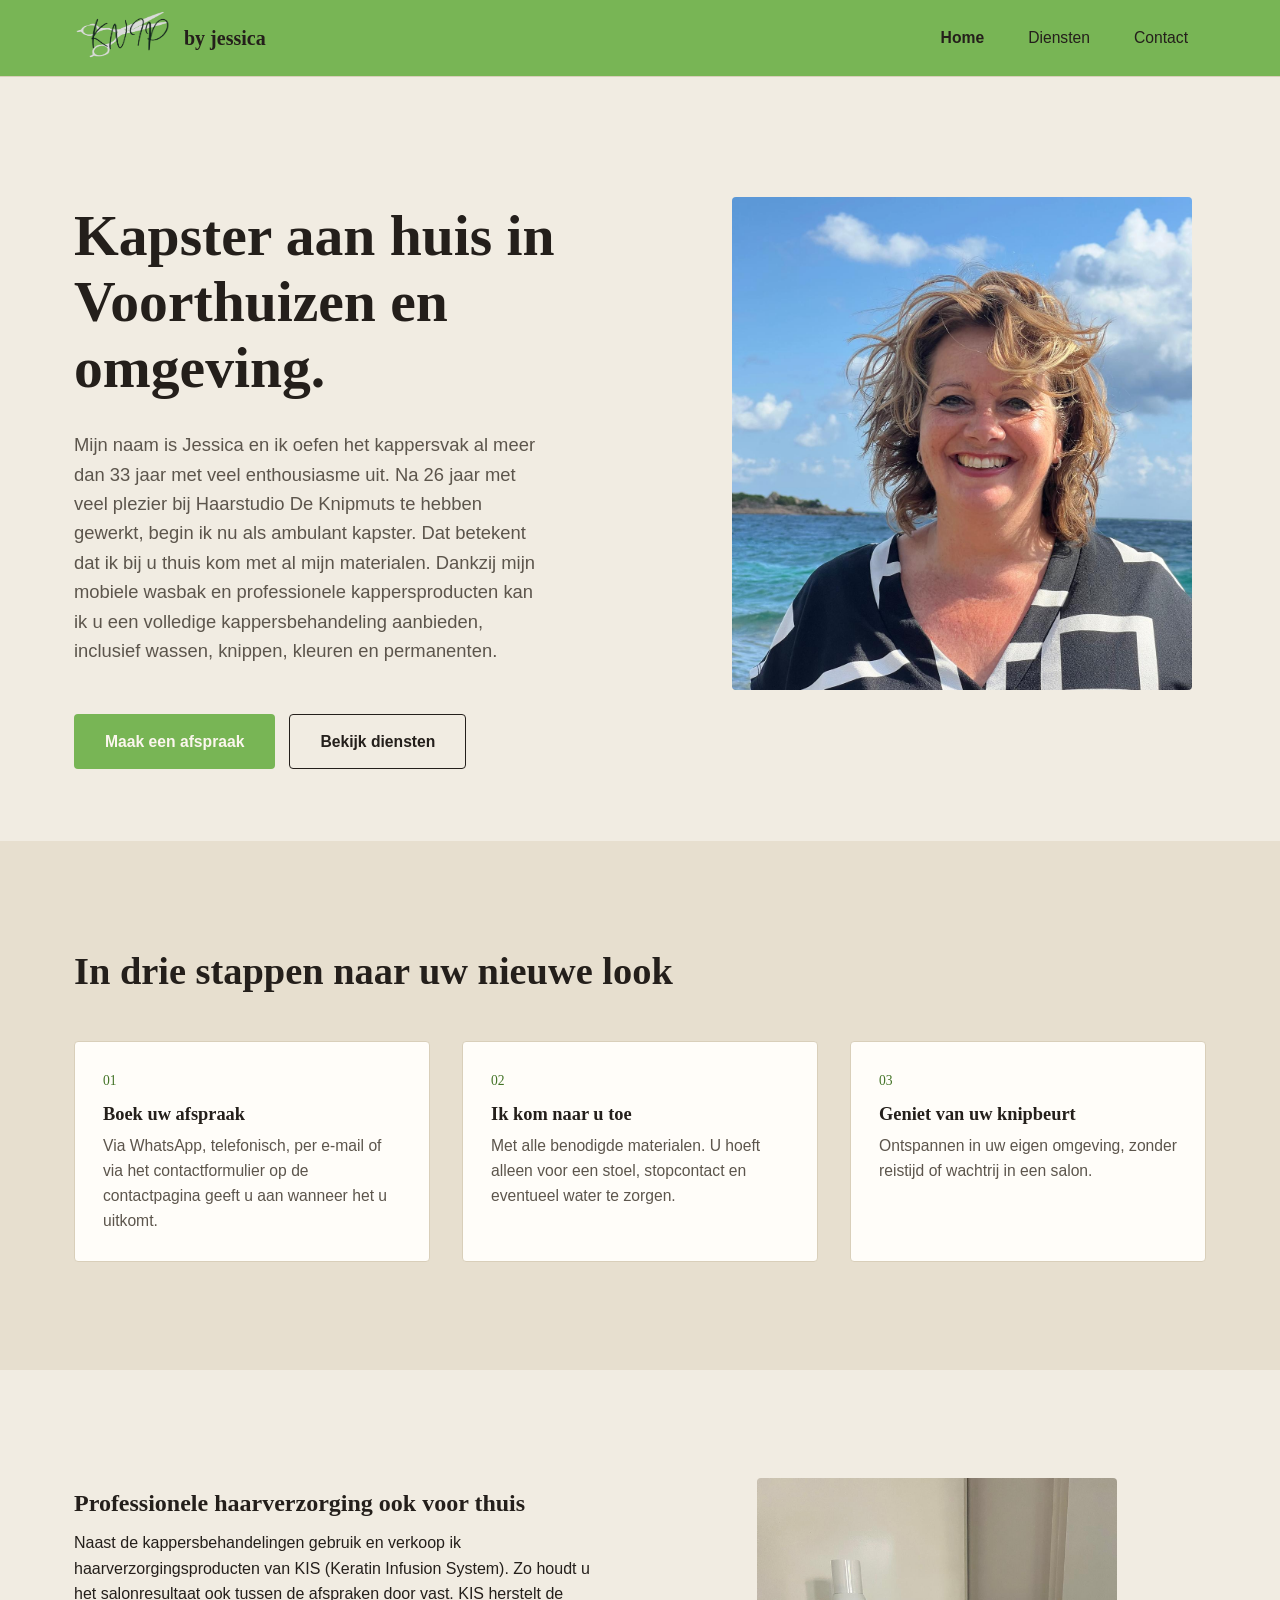
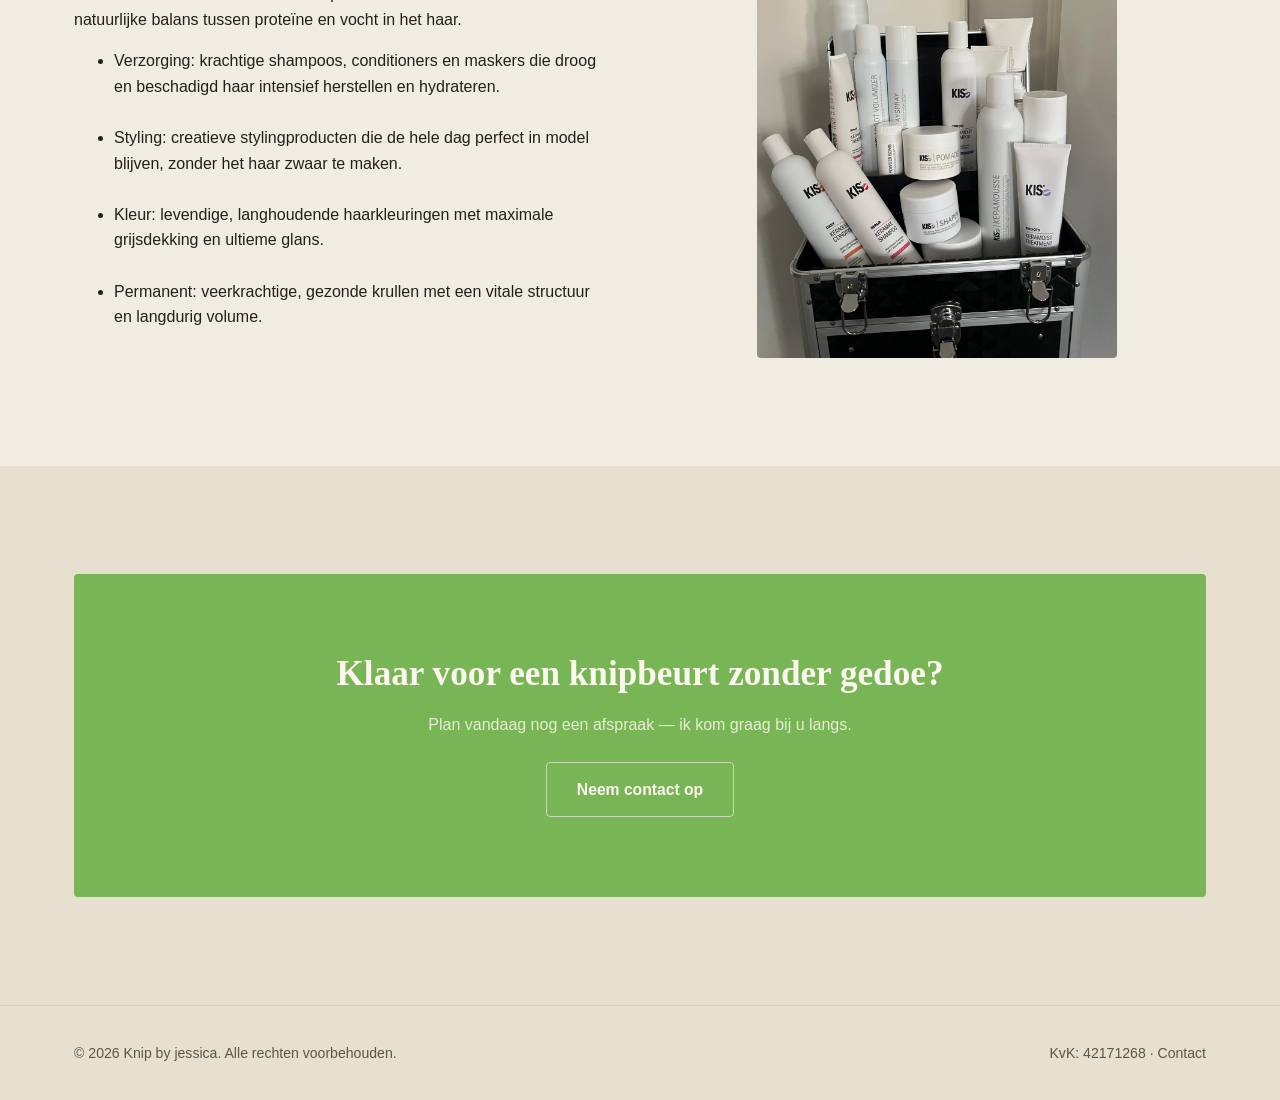
<file: index.html>
<!DOCTYPE html>
<html lang="nl">
<head>
  <meta charset="UTF-8">
  <meta name="viewport" content="width=device-width, initial-scale=1.0">
  <!-- PAS AAN: titel + omschrijving die in Google en browsertabs verschijnt -->
  <title>Knip by Jessica</title>
  <meta name="description" content="Professionele kapper aan huis. Geen reistijd, geen wachtrij — geknipt in uw eigen vertrouwde omgeving.">
  <link rel="icon" href="images/logo.jpeg" type="image/jpeg">
  <link rel="stylesheet" href="css/style.css">
</head>
<body>

  <!-- ======================================================
       HEADER — komt identiek terug op elke pagina.
       Logo (links) + navigatie (rechts) + hamburger voor mobiel.
       ====================================================== -->
  <header class="site-header">
    <div class="container">
      <a href="./" class="logo">
        <img src="images/logo.jpeg" alt="Logo Knip by Jessica">
        by jessica
      </a>

      <button class="nav-toggle" aria-label="Menu openen" aria-expanded="false">
        <span></span><span></span><span></span>
      </button>

      <nav class="main-nav">
        <ul>
          <li><a href="./" class="is-active">Home</a></li>
          <li><a href="diensten/">Diensten</a></li>
          <li><a href="contact/">Contact</a></li>
        </ul>
      </nav>
    </div>
  </header>

  <!-- ======================================================
       HERO — eerste indruk. Kernboodschap: het gemak van
       een kapper die naar u toe komt.
       ====================================================== -->
  <section class="hero">
    <div class="container">
      <div class="hero-text">
        <!-- PAS AAN: hoofdtitel van de site -->
        <h1>Kapster aan huis in Voorthuizen en omgeving.</h1>
        <p class="hero-lead">
          Mijn naam is Jessica en ik oefen het kappersvak al meer dan 33 jaar met veel enthousiasme uit. Na 26 jaar met veel plezier bij Haarstudio De Knipmuts te hebben gewerkt, begin ik nu als ambulant kapster. Dat betekent dat ik bij u thuis kom met al mijn materialen. Dankzij mijn mobiele wasbak en professionele kappersproducten kan ik u een volledige kappersbehandeling aanbieden, inclusief wassen, knippen, kleuren en permanenten.
        </p>
      </div>
      <div class="hero-images">
        <img class="hero-image--portrait" src="images/foto-jessica.png" alt="Jessica, kapster aan huis">
      </div>
      <div class="hero-actions">
        <a href="contact/" class="btn btn--primary">Maak een afspraak</a>
        <a href="diensten/" class="btn btn--outline">Bekijk diensten</a>
      </div>
    </div>
  </section>


  <!-- ======================================================
       HOE HET WERKT — 3 stappen. Genummerd omdat dit een
       echt, chronologisch proces is.
       ====================================================== -->
  <section class="section section--alt">
    <div class="container">
      <div class="section-head">
        <h2>In drie stappen naar uw nieuwe look</h2>
      </div>

      <div class="steps">
        <div class="step">
          <span class="step-number">01</span>
          <h3>Boek uw afspraak</h3>
          <p>Via WhatsApp, telefonisch, per e-mail of via het contactformulier op de contactpagina geeft u aan wanneer het u uitkomt.</p>
        </div>
        <div class="step">
          <span class="step-number">02</span>
          <h3>Ik kom naar u toe</h3>
          <p>Met alle benodigde materialen. U hoeft alleen voor een stoel, stopcontact en eventueel water te zorgen.</p>
        </div>
        <div class="step">
          <span class="step-number">03</span>
          <h3>Geniet van uw knipbeurt</h3>
          <p>Ontspannen in uw eigen omgeving, zonder reistijd of wachtrij in een salon.</p>
        </div>
      </div>
    </div>
  </section>


  <!-- ======================================================
       TEASER — verwijzing naar de productenpagina
       ====================================================== -->
  <section class="section">
    <div class="container teaser">
      <div class="teaser-text">
        <h2>Professionele haarverzorging ook voor thuis</h2>
        <p>
          Naast de kappersbehandelingen gebruik en verkoop ik haarverzorgingsproducten van KIS (Keratin Infusion System). Zo houdt u het salonresultaat ook tussen de afspraken door vast. KIS herstelt de natuurlijke balans tussen proteïne en vocht in het haar.
        </p>
        <ul>
          <li>Verzorging: krachtige shampoos, conditioners en maskers die droog en beschadigd haar intensief herstellen en hydrateren.</li><br>
          <li>Styling: creatieve stylingproducten die de hele dag perfect in model blijven, zonder het haar zwaar te maken.</li><br>
          <li>Kleur: levendige, langhoudende haarkleuringen met maximale grijsdekking en ultieme glans.</li><br>
          <li>Permanent: veerkrachtige, gezonde krullen met een vitale structuur en langdurig volume.</li>
        </ul>
      </div>
      <div class="teaser-visual">
        <img src="images/kapper-producten.jpg" alt="Kapper met producten">
      </div>
    </div>
  </section>


  <!-- ======================================================
       SLOTOPROEP
       ====================================================== -->
  <section class="section section--alt">
    <div class="container">
      <div class="cta-banner">
        <h2>Klaar voor een knipbeurt zonder gedoe?</h2>
        <p>Plan vandaag nog een afspraak — ik kom graag bij u langs.</p>
        <a href="contact/" class="btn btn--outline">Neem contact op</a>
      </div>
    </div>
  </section>


  <!-- ======================================================
       FOOTER — komt identiek terug op elke pagina.
       ====================================================== -->
  <footer class="site-footer site-footer--home">
    <div class="container">
      <span>&copy; <span id="year"></span> Knip by jessica. Alle rechten voorbehouden.</span>
      <span>KvK: 42171268 &middot; <a href="contact/">Contact</a></span>
    </div>
  </footer>

  <script src="js/main.js"></script>
  <script>document.getElementById('year').textContent = new Date().getFullYear();</script>
</body>
</html>
</file>
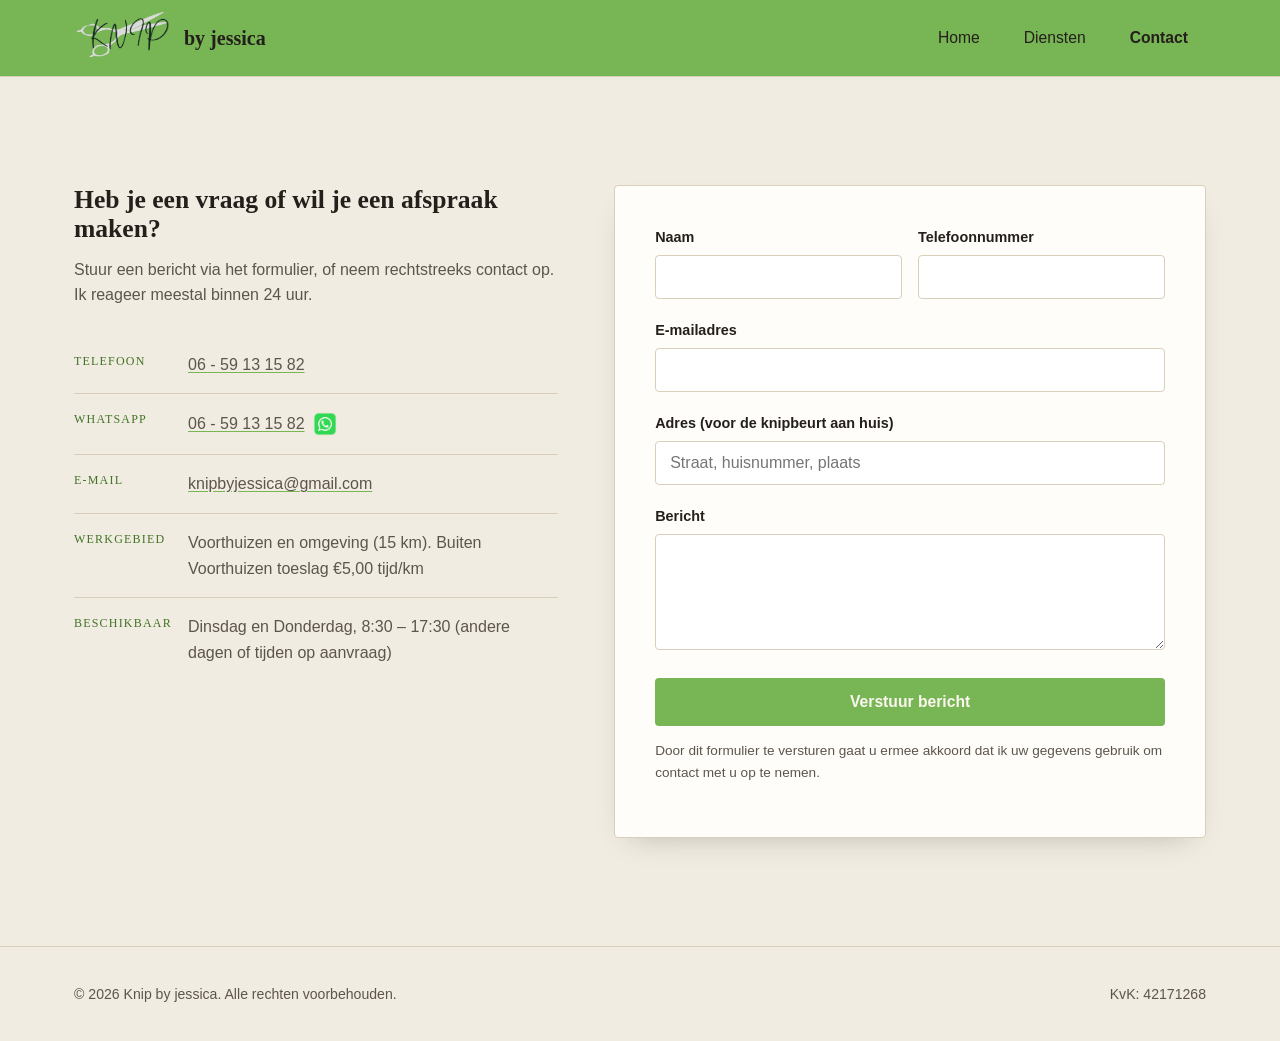
<file: contact/index.html>
<!DOCTYPE html>
<html lang="nl">
<head>
  <meta charset="UTF-8">
  <meta name="viewport" content="width=device-width, initial-scale=1.0">
  <title>Contact — Bij U Geknipt</title>
  <meta name="description" content="Maak een afspraak of stel een vraag aan uw kapper aan huis.">
  <link rel="icon" href="../images/logo.jpeg" type="image/jpeg">
  <link rel="stylesheet" href="../css/style.css">
</head>
<body>

  <!-- HEADER (identiek aan index.html, "Contact" is nu actief) -->
  <header class="site-header">
    <div class="container">
      <a href="../" class="logo">
        <img src="../images/logo.jpeg" alt="Logo Bij U Geknipt">
        by jessica
      </a>

      <button class="nav-toggle" aria-label="Menu openen" aria-expanded="false">
        <span></span><span></span><span></span>
      </button>

      <nav class="main-nav">
        <ul>
          <li><a href="../">Home</a></li>
          <li><a href="../diensten/">Diensten</a></li>
          <li><a href="../contact/" class="is-active">Contact</a></li>
        </ul>
      </nav>
    </div>
  </header>


  <section class="section">
    <div class="container contact-layout">

      <!-- ======================================================
           CONTACTGEGEVENS
           ====================================================== -->
      <div class="contact-info">
        <h2>Heb je een vraag of wil je een afspraak maken?</h2>
        <p style="color:var(--color-ink-soft); margin-bottom: 28px;">
          Stuur een bericht via het formulier, of neem rechtstreeks contact op.
          Ik reageer meestal binnen 24 uur.
        </p>

        <dl>
          <div class="contact-detail">
            <dt>Telefoon</dt>
            <dd><a href="tel:+31659131582">06 - 59 13 15 82</a></dd>
          </div>
          <div class="contact-detail">
            <dt>Whatsapp</dt>
            <dd><a href="https://wa.me/31659131582" target="_blank">06 - 59 13 15 82<img class="whatsapp-icon" src="../images/whatsapp-logo.png" alt=""></a></dd>
          </div>
          <div class="contact-detail">
            <dt>E-mail</dt>
            <dd><a href="mailto:knipbyjessica@gmail.com">knipbyjessica@gmail.com</a></dd>
          </div>
          <div class="contact-detail">
            <dt>Werkgebied</dt>
            <dd>Voorthuizen en omgeving (15 km). Buiten Voorthuizen toeslag €5,00 tijd/km</dd>
          </div>
          <div class="contact-detail">
            <dt>Beschikbaar</dt>
            <dd>Dinsdag en Donderdag, 8:30 – 17:30 (andere dagen of tijden op aanvraag)</dd>
          </div>
        </dl>
      </div>


      <!-- ======================================================
           CONTACTFORMULIER
           ====================================================== -->
        <form class="contact-form" id="contact-form" action="https://formspree.io/f/mzepannp" method="POST">

          <div class="form-row form-row--split">
            <div>
              <label for="naam">Naam</label>
              <input type="text" id="naam" name="Naam" required>
            </div>
            <div>
              <label for="telefoon">Telefoonnummer</label>
              <input type="tel" id="telefoon" name="Telefoonnummer">
            </div>
          </div>

          <div class="form-row">
            <label for="email">E-mailadres</label>
            <input type="email" id="email" name="E-mailadres" required>
          </div>

          <div class="form-row">
            <label for="adres">Adres (voor de knipbeurt aan huis)</label>
            <input type="text" id="adres" name="Adres" placeholder="Straat, huisnummer, plaats">
          </div>

          <div class="form-row">
            <label for="bericht">Bericht</label>
            <textarea id="bericht" name="Bericht" rows="5" required></textarea>
          </div>

          <!-- Verborgen veld zodat je in je mail meteen ziet vanaf welke pagina het bericht komt -->
          <input type="hidden" name="_subject" value="Nieuw bericht via de website — Bij U Geknipt">

          <button type="submit" class="btn btn--primary" style="width:100%;">Verstuur bericht</button>

          <p class="form-note">
            Door dit formulier te versturen gaat u ermee akkoord dat ik uw
            gegevens gebruik om contact met u op te nemen.
          </p>

          <!-- Bevestigings-/foutmelding, wordt getoond door js/main.js -->
          <div class="form-status" id="form-status"></div>
        </form>

    </div>
  </section>


  <!-- FOOTER (identiek aan index.html) -->
  <footer class="site-footer">
    <div class="container">
      <span>&copy; <span id="year"></span> Knip by jessica. Alle rechten voorbehouden.</span>
      <span>KvK: 42171268</span>
    </div>
  </footer>

  <script src="../js/main.js"></script>
  <script>document.getElementById('year').textContent = new Date().getFullYear();</script>
</body>
</html>
</file>
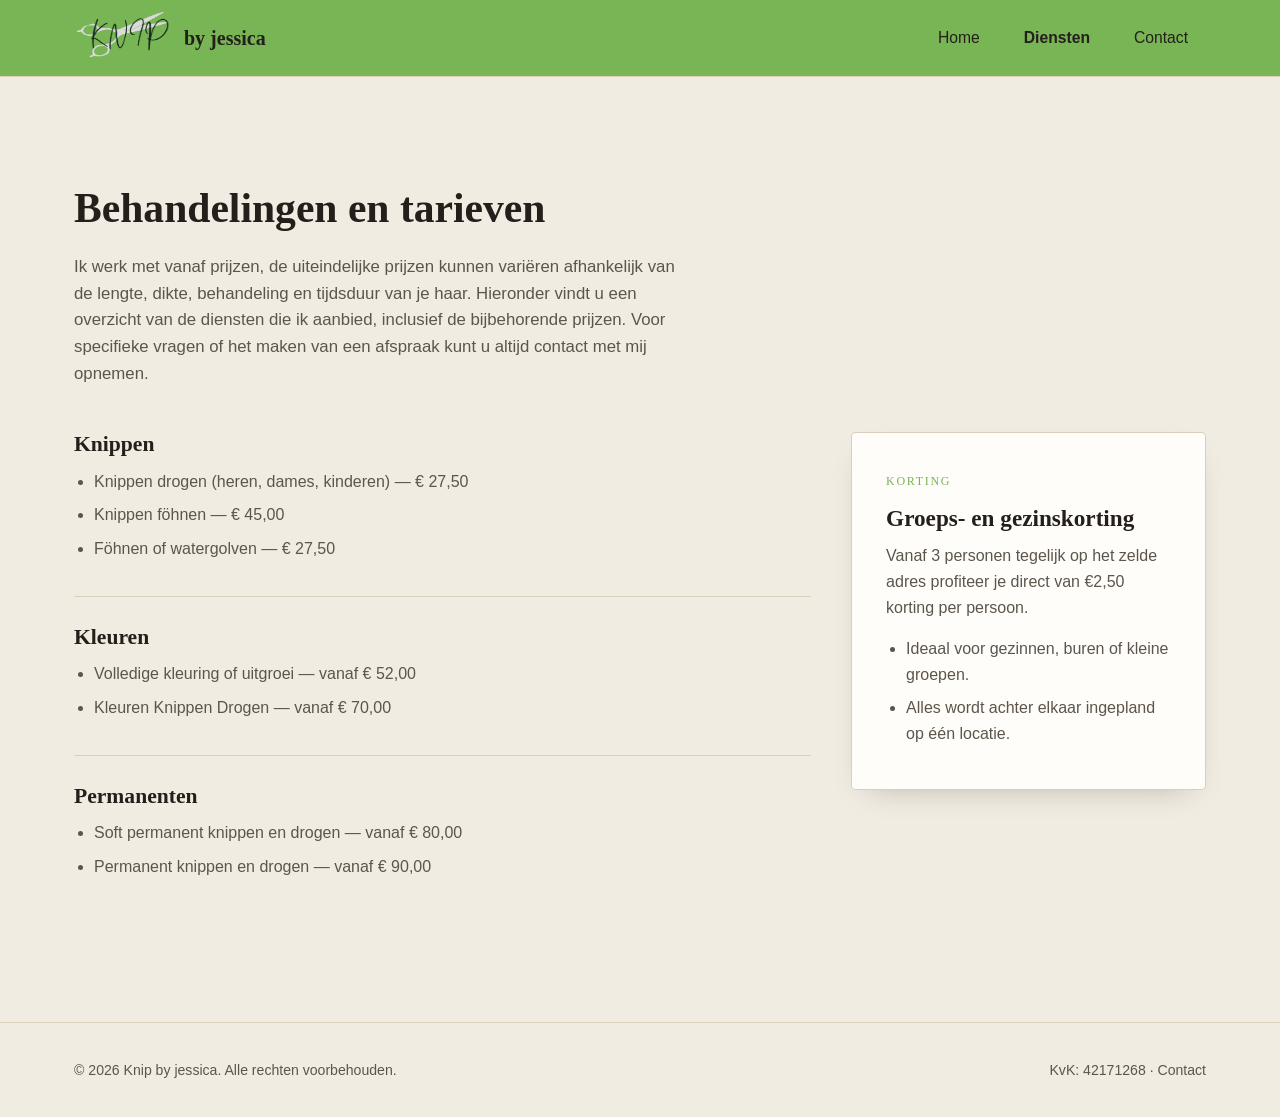
<file: diensten/index.html>
<!DOCTYPE html>
<html lang="nl">
<head>
  <meta charset="UTF-8">
  <meta name="viewport" content="width=device-width, initial-scale=1.0">
  <title>Diensten — Bij U Thuis Geknipt</title>
  <meta name="description" content="Professionele kapper aan huis. Geen reistijd, geen wachtrij — geknipt in uw eigen vertrouwde omgeving.">
  <link rel="icon" href="../images/logo.jpeg" type="image/jpeg">
  <link rel="stylesheet" href="../css/style.css">
</head>
<body>

  <!-- HEADER (identiek aan index.html, "Producten" is nu actief) -->
  <header class="site-header">
    <div class="container">
      <a href="../" class="logo">
        <img src="../images/logo.jpeg" alt="Logo Bij U Geknipt">
        by jessica
      </a>

      <button class="nav-toggle" aria-label="Menu openen" aria-expanded="false">
        <span></span><span></span><span></span>
      </button>

      <nav class="main-nav">
        <ul>
          <li><a href="../">Home</a></li>
          <li><a href="../diensten/" class="is-active">Diensten</a></li>
          <li><a href="../contact/">Contact</a></li>
        </ul>
      </nav>
    </div>
  </header>


  <section class="section">
    <div class="container">

      <!-- ======================================================
           KORTE TEKST BOVEN DE PRODUCTEN
           ====================================================== -->
      <div class="products-intro">
        <h1 style="font-size: clamp(1.8rem, 3.4vw, 2.6rem);">Behandelingen en tarieven</h1>
        <p>
          Ik werk met vanaf prijzen, de uiteindelijke prijzen kunnen variëren afhankelijk van de lengte, dikte, behandeling en tijdsduur van je haar. Hieronder vindt u een overzicht van de diensten die ik aanbied, inclusief de bijbehorende prijzen. Voor specifieke vragen of het maken van een afspraak kunt u altijd contact met mij opnemen.
        </p>
      </div>

      <!-- ======================================================
           PRODUCTGRID
           ====================================================== -->
      <div class="diensten-layout">
        <div class="dienst-list">
          <div class="dienst-category">
            <h2>Knippen</h2>
            <ul>
              <li>Knippen drogen (heren, dames, kinderen) — € 27,50</li>
              <li>Knippen föhnen — € 45,00</li>
              <li>Föhnen of watergolven — € 27,50</li>
            </ul>
          </div>

          <div class="dienst-category">
            <h2>Kleuren</h2>
            <ul>
              <li>Volledige kleuring of uitgroei — vanaf € 52,00</li>
              <li>Kleuren Knippen Drogen — vanaf € 70,00</li>
            </ul>
          </div>

          <div class="dienst-category">
            <h2>Permanenten</h2>
            <ul>
              <li>Soft permanent knippen en drogen — vanaf € 80,00</li>
              <li>Permanent knippen en drogen — vanaf € 90,00</li>
            </ul>
          </div>
        </div>

        <aside class="family-discount" aria-labelledby="family-discount-title">
          <span class="eyebrow">Korting</span>
          <h2 id="family-discount-title">Groeps- en gezinskorting</h2>
          <p>
            Vanaf 3 personen tegelijk op het zelde adres profiteer je direct van €2,50 korting per persoon.
          </p>
          <ul>
            <li>Ideaal voor gezinnen, buren of kleine groepen.</li>
            <li>Alles wordt achter elkaar ingepland op één locatie.</li>
          </ul>
        </aside>
      </div>
    </div>
  </section>


  <!-- FOOTER (identiek aan index.html) -->
  <footer class="site-footer">
    <div class="container">
      <span>&copy; <span id="year"></span> Knip by jessica. Alle rechten voorbehouden.</span>
      <span>KvK: 42171268 &middot; <a href="../contact/">Contact</a></span>
    </div>
  </footer>

  <script src="../js/main.js"></script>
  <script>document.getElementById('year').textContent = new Date().getFullYear();</script>
</body>
</html>
</file>
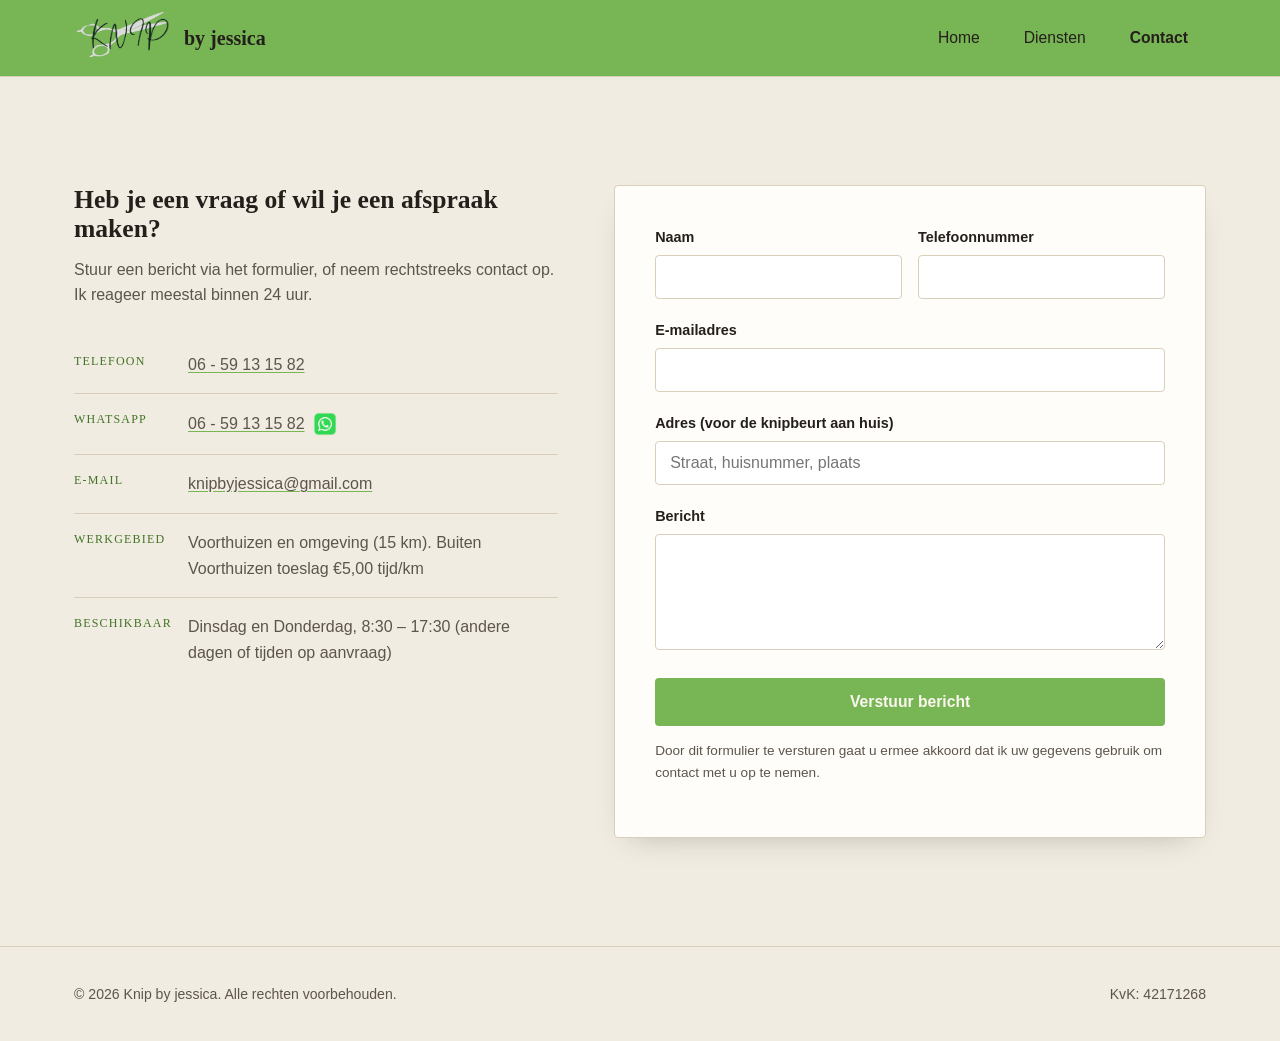
<file: contact.html>
<!DOCTYPE html>
<html lang="nl">
<head>
  <meta charset="UTF-8">
  <meta name="viewport" content="width=device-width, initial-scale=1.0">
  <meta http-equiv="refresh" content="0; url=contact/">
  <title>Doorsturen naar contact</title>
  <link rel="canonical" href="contact/">
</head>
<body>
  <p>U wordt doorgestuurd naar <a href="contact/">contact</a>.</p>
  <script>
    window.location.replace('contact/');
  </script>
</body>
</html>
</file>
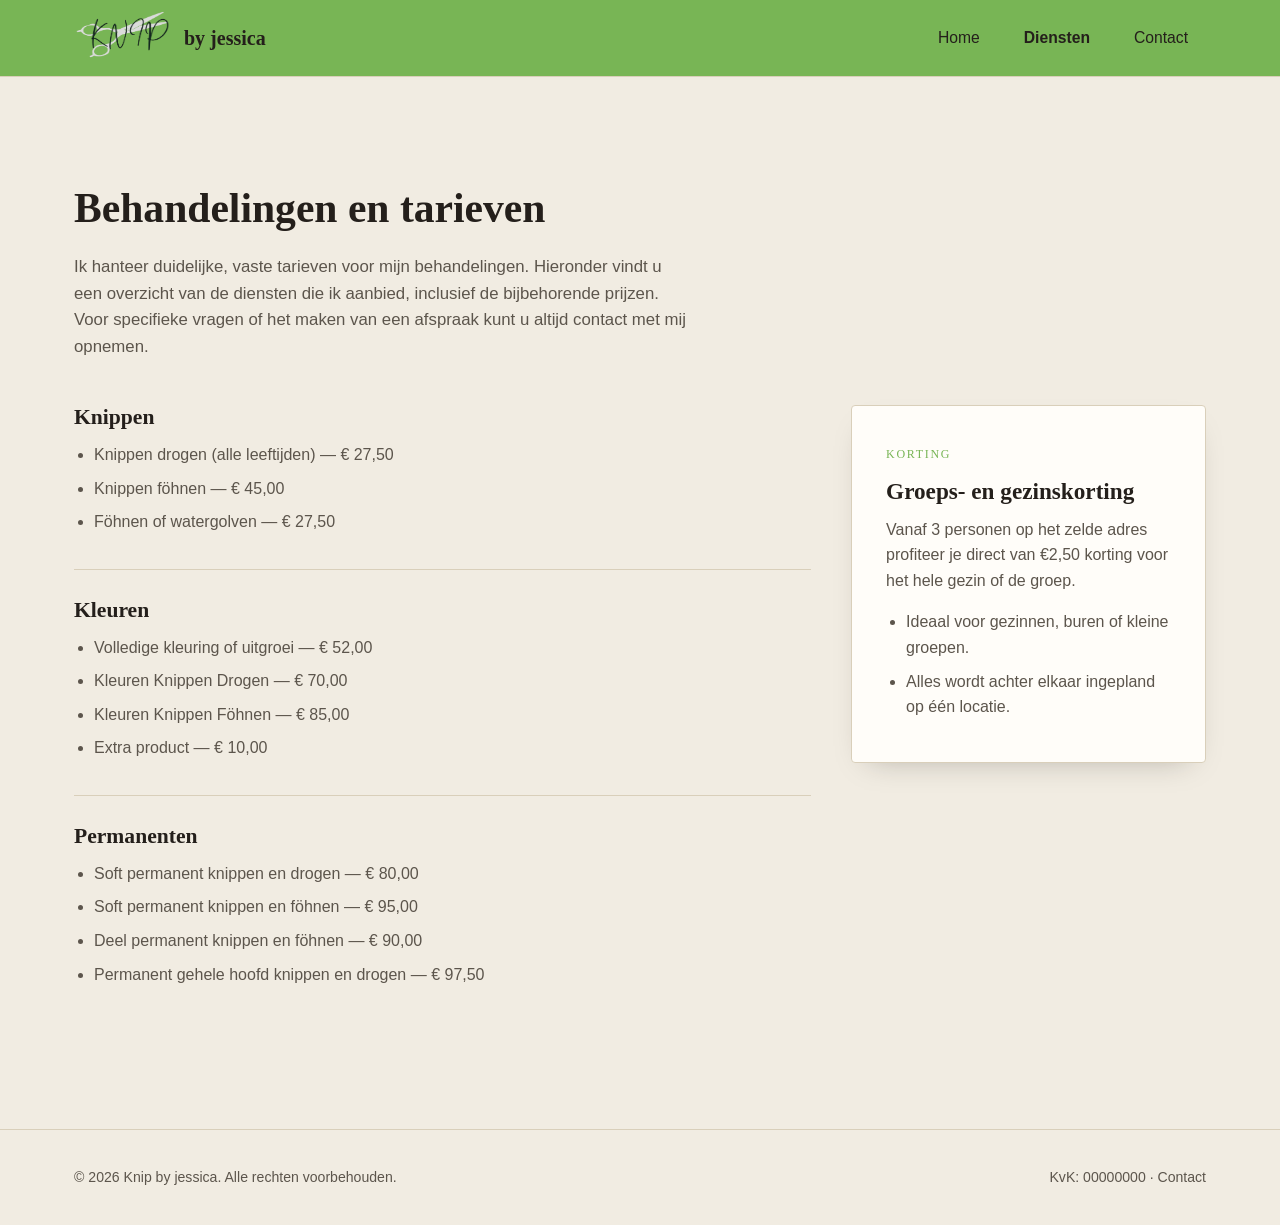
<file: diensten.html>
<!DOCTYPE html>
<html lang="nl">
<head>
  <meta charset="UTF-8">
  <meta name="viewport" content="width=device-width, initial-scale=1.0">
  <title>Diensten — Bij U Thuis Geknipt</title>
  <meta name="description" content="Professionele kapper aan huis. Geen reistijd, geen wachtrij — geknipt in uw eigen vertrouwde omgeving.">
  <link rel="icon" href="images/logo.svg" type="image/svg+xml">
  <link rel="stylesheet" href="css/style.css">
</head>
<body>

  <!-- HEADER (identiek aan index.html, "Producten" is nu actief) -->
  <header class="site-header">
    <div class="container">
      <a href="index.html" class="logo">
        <img src="images/logo.jpeg" alt="Logo Bij U Geknipt">
        by jessica
      </a>

      <button class="nav-toggle" aria-label="Menu openen" aria-expanded="false">
        <span></span><span></span><span></span>
      </button>

      <nav class="main-nav">
        <ul>
          <li><a href="index.html">Home</a></li>
          <li><a href="diensten.html" class="is-active">Diensten</a></li>
          <li><a href="contact.html">Contact</a></li>
        </ul>
      </nav>
    </div>
  </header>


  <section class="section">
    <div class="container">

      <!-- ======================================================
           KORTE TEKST BOVEN DE PRODUCTEN — pas hier de intro aan.
           ====================================================== -->
      <div class="products-intro">
        <h1 style="font-size: clamp(1.8rem, 3.4vw, 2.6rem);">Behandelingen en tarieven</h1>
        <p>
          Ik hanteer duidelijke, vaste tarieven voor mijn behandelingen. Hieronder vindt u een overzicht van de diensten die ik aanbied, inclusief de bijbehorende prijzen. Voor specifieke vragen of het maken van een afspraak kunt u altijd contact met mij opnemen.
        </p>
      </div>

      <!-- ======================================================
           PRODUCTGRID
           Elk .product-card blok = 1 product. Kopieer een heel
           <div class="product-card">...</div> blok om een nieuw
           product toe te voegen, of verwijder er een om er een
           weg te halen. Rijen vullen automatisch (4 op groot
           scherm, 2 op tablet, 1 op mobiel — zie css/style.css
           sectie 7 om dit aantal te wijzigen).
           ====================================================== -->
      <div class="diensten-layout">
        <div class="dienst-list">
          <div class="dienst-category">
            <h2>Knippen</h2>
            <ul>
              <li>Knippen drogen (alle leeftijden) — € 27,50</li>
              <li>Knippen föhnen — € 45,00</li>
              <li>Föhnen of watergolven — € 27,50</li>
            </ul>
          </div>

          <div class="dienst-category">
            <h2>Kleuren</h2>
            <ul>
              <li>Volledige kleuring of uitgroei — € 52,00</li>
              <li>Kleuren Knippen Drogen — € 70,00</li>
              <li>Kleuren Knippen Föhnen — € 85,00</li>
              <li>Extra product — € 10,00</li>
            </ul>
          </div>

          <div class="dienst-category">
            <h2>Permanenten</h2>
            <ul>
              <li>Soft permanent knippen en drogen — € 80,00</li>
              <li>Soft permanent knippen en föhnen — € 95,00</li>
              <li>Deel permanent knippen en föhnen — € 90,00</li>
              <li>Permanent gehele hoofd knippen en drogen — € 97,50</li>
            </ul>
          </div>
        </div>

        <aside class="family-discount" aria-labelledby="family-discount-title">
          <span class="eyebrow">Korting</span>
          <h2 id="family-discount-title">Groeps- en gezinskorting</h2>
          <p>
            Vanaf 3 personen op het zelde adres profiteer je direct van €2,50 korting voor het hele gezin of de groep.
          </p>
          <ul>
            <li>Ideaal voor gezinnen, buren of kleine groepen.</li>
            <li>Alles wordt achter elkaar ingepland op één locatie.</li>
          </ul>
        </aside>
      </div>
    </div>
  </section>


  <!-- FOOTER (identiek aan index.html) -->
  <footer class="site-footer">
    <div class="container">
      <span>&copy; <span id="year"></span> Knip by jessica. Alle rechten voorbehouden.</span>
      <span>KvK: 00000000 &middot; <a href="contact.html">Contact</a></span>
    </div>
  </footer>

  <script src="js/main.js"></script>
  <script>document.getElementById('year').textContent = new Date().getFullYear();</script>
</body>
</html>
</file>
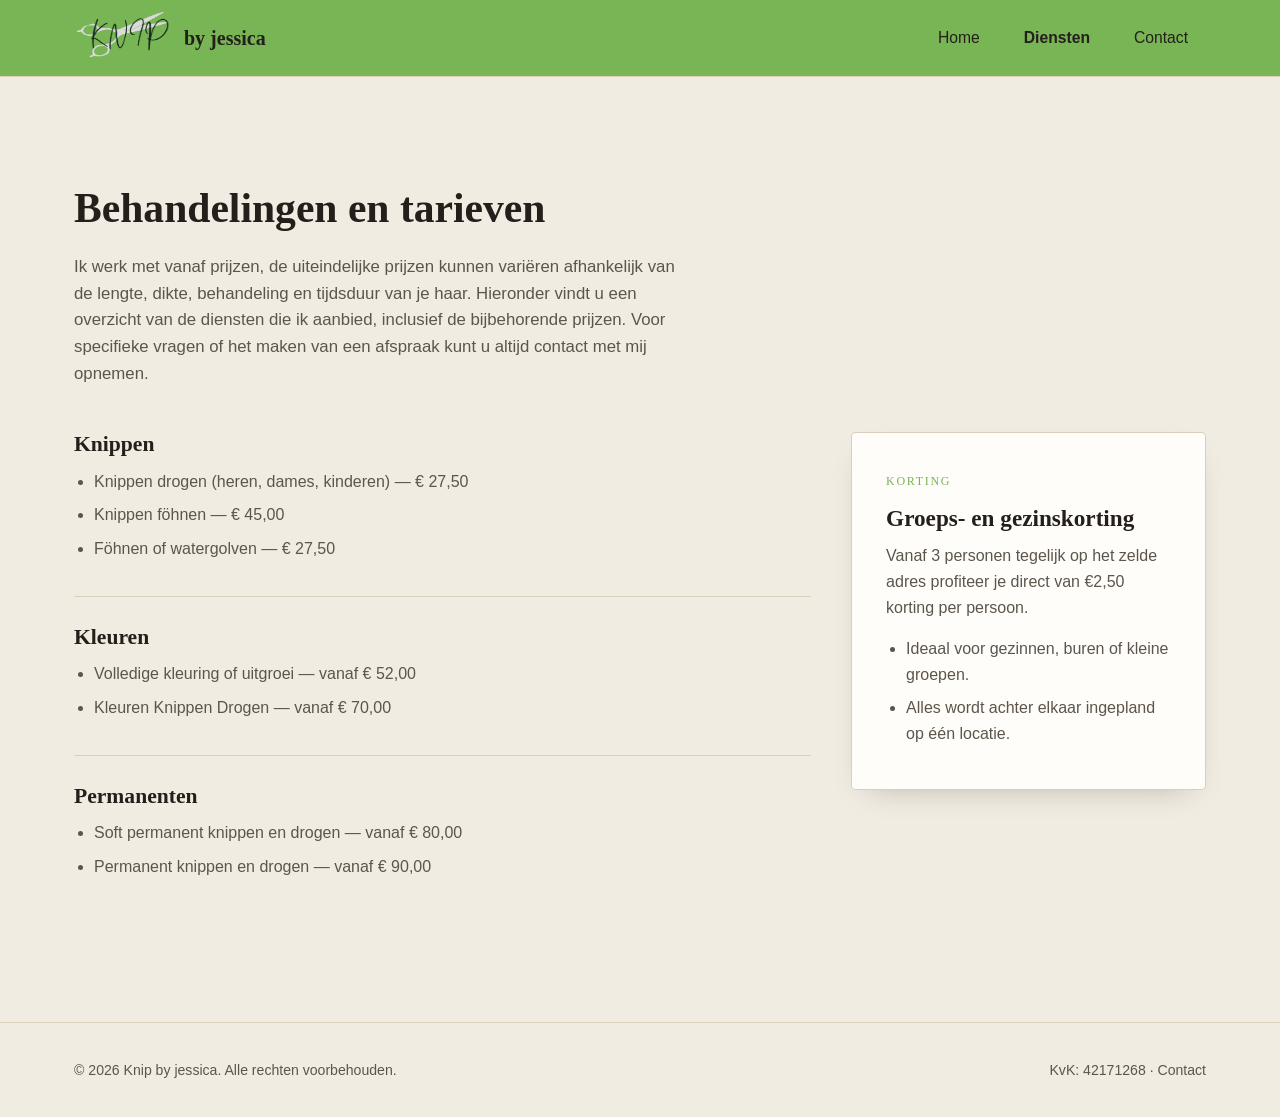
<file: producten.html>
<!DOCTYPE html>
<html lang="nl">
<head>
  <meta charset="UTF-8">
  <meta name="viewport" content="width=device-width, initial-scale=1.0">
  <meta http-equiv="refresh" content="0; url=diensten/">
  <title>Doorsturen naar diensten</title>
  <link rel="canonical" href="diensten/">
</head>
<body>
  <p>U wordt doorgestuurd naar <a href="diensten/">diensten</a>.</p>
  <script>
    window.location.replace('diensten/');
  </script>
</body>
</html>
</file>
<file: css/style.css>
/* ==========================================================================
   BIJ U GEKNIPT — STYLESHEET
   --------------------------------------------------------------------------
   Dit bestand is opgedeeld in duidelijke secties. Zoek op de titels
   tussen === om snel te vinden wat je wil aanpassen:

   1. LETTERTYPES & KLEUREN (design tokens)   -> pas hier je huisstijl aan
   2. BASIS / RESET
   3. LAYOUT HELPERS (container, sectie-spacing)
   4. HEADER / NAVIGATIE
   5. KNOPPEN
   6. HOME PAGINA (hero, stappen, route-lijn, uitgelicht)
   7. PRODUCTEN PAGINA (grid met producten)
   8. CONTACT PAGINA (formulier)
   9. FOOTER
   10. RESPONSIVE (mobiel / tablet aanpassingen)
   ========================================================================== */

/* ==========================================================================
   1. LETTERTYPES & KLEUREN
   Dit is de plek om de hele uitstraling van de site te wijzigen.
   Alle kleuren/afmetingen in de rest van het bestand verwijzen hiernaar toe,
   dus als je hier iets wijzigt, verandert het overal automatisch mee.
   ========================================================================== */
:root {
  /* --- Kleuren ---------------------------------------------------------- */
  --color-bg: #f1ece2; /* warme, zachte achtergrondkleur (basis) */
  --color-bg-alt: #e7dfcf; /* iets donkerdere variant voor afwisselende secties */
  --color-surface: #fffdf9; /* kaarten / formulier-achtergrond, bijna wit */
  --color-ink: #241f1b; /* hoofdtekstkleur, warm zwart */
  --color-ink-soft: #5c554c; /* subtielere tekst (bijschriften, intro's) */
  --color-line: #d9cfba; /* dunne lijntjes/randjes */

  --color-accent: #78b555; /* hoofdaccent: dieprode wijnkleur (kapperstraditie) */
  --color-accent-dark: #427326; /* donkere hover-variant van het accent */
  --color-gold: #b4894f; /* tweede accent: gedempt goud, voor kleine details */

  /* --- Typografie --------------------------------------------------------
     Fraunces  = sierlijk lettertype voor titels (karakter, persoonlijk)
     Work Sans = leesbaar lettertype voor lopende tekst
     Lora = 'prijskaartje'-lettertype, alleen gebruikt bij prijzen
  ------------------------------------------------------------------------ */
  --font-display: "Fraunces", Georgia, serif;
  --font-body: "Work Sans", -apple-system, Helvetica, Arial, sans-serif;
  --font-price: "Lora", Georgia, serif;

  /* --- Overige tokens ----------------------------------------------------*/
  --radius: 4px; /* hoekafronding: klein = strak/vakkundig */
  --shadow-soft: 0 12px 30px -18px rgba(36, 31, 27, 0.35);
  --max-width: 1180px; /* maximale breedte van de inhoud */
}

/* Lettertypes laden (Google Fonts, gratis, laadt automatisch bij bezoekers) */
@import url("https://fonts.googleapis.com/css2?family=Fraunces:ital,opsz,wght@0,9..144,400;0,9..144,600;1,9..144,500&family=Lora:wght@400;500;600&family=Work+Sans:wght@400;500;600&display=swap");

/* ==========================================================================
   2. BASIS / RESET
   ========================================================================== */
*,
*::before,
*::after {
  box-sizing: border-box;
}

html {
  scroll-behavior: smooth;
}

body {
  margin: 0;
  font-family: var(--font-body);
  color: var(--color-ink);
  background: var(--color-bg);
  line-height: 1.6;
  -webkit-font-smoothing: antialiased;
}

img {
  max-width: 100%;
  display: block;
}

a {
  color: inherit;
  text-decoration: none;
}

h1,
h2,
h3 {
  font-family: var(--font-display);
  font-weight: 600;
  line-height: 1.15;
  margin: 0 0 0.5em 0;
}

p {
  margin: 0 0 1em 0;
}

/* Duidelijke focus-ring voor toetsenbordgebruikers (toegankelijkheid) */
a:focus-visible,
button:focus-visible,
input:focus-visible,
textarea:focus-visible,
select:focus-visible {
  outline: 2px solid var(--color-accent);
  outline-offset: 3px;
}

/* Beweging beperken voor mensen die dat in hun systeem hebben ingesteld */
@media (prefers-reduced-motion: reduce) {
  * {
    animation: none !important;
    transition: none !important;
    scroll-behavior: auto !important;
  }
}

/* ==========================================================================
   3. LAYOUT HELPERS
   ========================================================================== */
.container {
  width: 100%;
  max-width: var(--max-width);
  margin: 0 auto;
  padding: 0 24px;
}

.section {
  padding: clamp(56px, 9vw, 108px) 0; /* schaalt mee met schermbreedte */
}

.section--alt {
  background: var(--color-bg-alt);
}

.section-head {
  max-width: 640px;
  margin-bottom: 48px;
}

.eyebrow {
  display: inline-block;
  font-family: var(--font-price);
  font-size: 0.75rem;
  letter-spacing: 0.14em;
  text-transform: uppercase;
  color: var(--color-accent);
  margin-bottom: 14px;
}

.section-head h2 {
  font-size: clamp(1.7rem, 3vw, 2.4rem);
}

.section-head p {
  color: var(--color-ink-soft);
  font-size: 1.05rem;
}

/* ==========================================================================
   4. HEADER / NAVIGATIE
   Logo staat links, de 3 pagina's rechts. Op mobiel klapt het menu in
   via een hamburger-knop (zie js/main.js voor de logica).
   ========================================================================== */
.site-header {
  position: sticky;
  top: 0;
  z-index: 100;
  background: #78b555;
  backdrop-filter: blur(6px);
  border-bottom: 1px solid var(--color-line);
}

.site-header .container {
  display: flex;
  align-items: center;
  justify-content: space-between;
  height: 76px;
}

/* --- Logo plek (links) ---------------------------------------------------
   Vervang images/logo.svg door je eigen logo-bestand, of vervang dit
   hele blok door platte tekst als je (nog) geen logo hebt. */
.logo {
  display: flex;
  align-items: center;
  gap: 10px;
  font-family: var(--font-display);
  font-size: 1.25rem;
  font-weight: 600;
  color: var(--color-ink);
}
.logo img {
  height: 80px;
  width: 100px;
}

.main-nav ul {
  display: flex;
  gap: 8px;
  list-style: none;
  margin: 0;
  padding: 0;
}

.main-nav a {
  display: inline-block;
  padding: 10px 18px;
  font-size: 0.98rem;
  font-weight: 500;
  border-radius: var(--radius);
  transition:
    background-color 0.15s ease,
    color 0.15s ease;
}

.main-nav a:hover {
  background: var(--color-bg-alt);
}

/* Actieve pagina (class="is-active" op de <a> van de huidige pagina) */
.main-nav a.is-active {
  font-weight: 600;
}

/* Hamburger-knop: standaard verborgen, komt terug op mobiel (zie sectie 10) */
.nav-toggle {
  display: none;
  flex-direction: column;
  justify-content: center;
  gap: 5px;
  width: 42px;
  height: 42px;
  background: none;
  border: 1px solid var(--color-line);
  border-radius: var(--radius);
  cursor: pointer;
}
.nav-toggle span {
  display: block;
  height: 2px;
  width: 20px;
  margin: 0 auto;
  background: var(--color-ink);
}

/* ==========================================================================
   5. KNOPPEN
   ========================================================================== */
.btn {
  display: inline-block;
  padding: 14px 30px;
  font-family: var(--font-body);
  font-size: 0.98rem;
  font-weight: 600;
  border-radius: var(--radius);
  border: 1px solid transparent;
  cursor: pointer;
  transition:
    transform 0.15s ease,
    background-color 0.15s ease,
    color 0.15s ease;
}

.btn--primary {
  background: var(--color-accent);
  color: #fbf6ee;
}
.btn--primary:hover {
  background: var(--color-accent-dark);
  transform: translateY(-1px);
}

.btn--outline {
  background: transparent;
  color: var(--color-ink);
  border-color: var(--color-ink);
}
.btn--outline:hover {
  background: var(--color-ink);
  color: var(--color-bg);
}

/* ==========================================================================
   6. HOME PAGINA
   ========================================================================== */

.countdown-bar {
  background: var(--color-bg);
  border-bottom: 1px solid var(--color-line);
}

.countdown-bar__inner {
  display: flex;
  align-items: center;
  justify-content: space-between;
  gap: 18px;
  padding-top: 14px;
  padding-bottom: 14px;
}

.countdown-bar__label {
  font-family: var(--font-display);
  font-size: 1.05rem;
  font-weight: 600;
}

.countdown {
  display: flex;
  flex-wrap: wrap;
  gap: 8px;
}

.countdown span {
  min-width: 76px;
  padding: 8px 12px;
  background: var(--color-surface);
  border: 1px solid var(--color-line);
  border-radius: var(--radius);
  color: var(--color-ink-soft);
  font-size: 0.82rem;
  text-align: center;
}

.countdown strong {
  display: block;
  font-family: var(--font-price);
  font-size: 1.15rem;
  color: var(--color-accent);
  line-height: 1.1;
}

/* --- Hero ---------------------------------------------------------------*/
.hero {
  padding: clamp(64px, 10vw, 120px) 0 clamp(40px, 6vw, 72px);
}

.hero .container {
  display: grid;
  grid-template-columns: minmax(0, 1.1fr) minmax(0, 0.9fr);
  grid-template-areas:
    "text images"
    "actions .";
  column-gap: 48px;
  row-gap: 24px;
  align-items: center;
}

.hero-text {
  grid-area: text;
  max-width: 720px;
}

.hero h1 {
  font-size: clamp(2.4rem, 5vw, 3.6rem);
}

.hero-lead {
  font-size: 1.15rem;
  color: var(--color-ink-soft);
  max-width: 46ch;
}

.hero-actions {
  grid-area: actions;
  display: flex;
  gap: 14px;
  flex-wrap: wrap;
}

.hero-images {
  grid-area: images;
  display: grid;
  width: min(100%, 460px);
  margin: 0 auto;
}

.hero-images img {
  width: 100%;
  height: auto;
  border-radius: var(--radius);
}

/* --- Stappen ("hoe het werkt") -------------------------------------------
   Genummerd omdat het hier om een echt, chronologisch proces gaat. */
.steps {
  display: grid;
  grid-template-columns: repeat(3, 1fr);
  gap: 32px;
}

.step {
  padding: 28px;
  background: var(--color-surface);
  border: 1px solid var(--color-line);
  border-radius: var(--radius);
}

.step-number {
  font-family: var(--font-price);
  font-size: 0.85rem;
  color: var(--color-accent-dark);
  margin-bottom: 12px;
  display: block;
}

.step h3 {
  font-size: 1.15rem;
  margin-bottom: 8px;
}

.step p {
  color: var(--color-ink-soft);
  font-size: 0.98rem;
  margin: 0;
}

/* --- Uitgelicht: teaser naar de productenpagina ---------------------------*/
.teaser {
  display: grid;
  grid-template-columns: 1fr 1fr;
  gap: 56px;
  align-items: center;
}

.teaser-visual {
  display: grid;
  grid-template-columns: 1fr 1fr;
  gap: 14px;
}
.teaser-visual img {
  grid-column: 1 / -1;
  width: 100%;
  max-width: 360px;
  height: auto;
  justify-self: center;
  border-radius: var(--radius);
}

/* --- Citaat / testimonial -------------------------------------------------*/
.quote {
  max-width: 720px;
  margin: 0 auto;
  text-align: center;
}
.quote blockquote {
  font-family: var(--font-display);
  font-style: italic;
  font-size: clamp(1.4rem, 2.6vw, 2rem);
  margin: 0 0 20px 0;
}
.quote cite {
  font-style: normal;
  color: var(--color-ink-soft);
  font-size: 0.95rem;
}

/* --- Slotoproep (call to action) -------------------------------------------*/
.cta-banner {
  background: var(--color-accent);
  color: #fbf6ee;
  text-align: center;
  padding: clamp(48px, 8vw, 80px) 24px;
  border-radius: var(--radius);
}
.cta-banner h2 {
  font-size: clamp(1.6rem, 3vw, 2.2rem);
}
.cta-banner p {
  color: rgba(251, 246, 238, 0.85);
  margin-bottom: 24px;
}
.cta-banner .btn--outline {
  border-color: rgba(251, 246, 238, 0.6);
  color: #fbf6ee;
}
.cta-banner .btn--outline:hover {
  background: #fbf6ee;
  color: var(--color-accent);
}

/* ==========================================================================
   7. PRODUCTEN PAGINA
   Rijen van producten naast elkaar. Standaard 4 per rij op groot scherm.
   WIL JE 3 PER RIJ I.P.V. 4? -> verander hieronder "220px" naar "260px"
   bij .product-grid, of zet 'm vast op 3 kolommen (zie comment).
   ========================================================================== */
.products-intro {
  max-width: 620px;
  margin-bottom: 44px;
}
.products-intro p {
  color: var(--color-ink-soft);
  font-size: 1.05rem;
}

.product-grid {
  display: grid;
  /* Vult automatisch 4 (of 3, op kleinere schermen) kolommen aan.
     Vaste 3 kolommen i.p.v. automatisch? Vervang de regel hieronder door:
     grid-template-columns: repeat(3, 1fr);  */
  grid-template-columns: repeat(auto-fit, minmax(220px, 1fr));
  gap: 32px 24px;
}

.product-card {
  display: flex;
  flex-direction: column;
}

.product-image {
  aspect-ratio: 1 / 1;
  border-radius: var(--radius);
  overflow: hidden;
  background: var(--color-surface);
  border: 1px solid var(--color-line);
  margin-bottom: 14px;
}
.product-image img {
  width: 100%;
  height: 100%;
  object-fit: cover;
}

.product-name {
  font-family: var(--font-display);
  font-size: 1.05rem;
  margin-bottom: 4px;
}

.product-price {
  font-family: var(--font-price);
  font-size: 0.95rem;
  color: var(--color-accent);
}

.product-cta {
  margin-top: 10px;
  font-size: 0.88rem;
  font-weight: 600;
  color: var(--color-ink);
  text-decoration: underline;
  text-underline-offset: 3px;
}
.product-cta:hover {
  color: var(--color-accent);
}

.diensten-layout {
  display: grid;
  grid-template-columns: minmax(0, 1.35fr) minmax(280px, 0.65fr);
  gap: 40px;
  align-items: start;
}

.dienst-list {
  display: grid;
  gap: 28px;
}

.dienst-category {
  padding-bottom: 26px;
  border-bottom: 1px solid var(--color-line);
}
.dienst-category:last-child {
  border-bottom: none;
}

.dienst-category h2 {
  font-size: 1.35rem;
  margin-bottom: 12px;
}

.dienst-category ul,
.family-discount ul {
  margin: 0;
  padding-left: 20px;
}

.dienst-category li,
.family-discount li {
  margin-bottom: 8px;
  color: var(--color-ink-soft);
}

.family-discount {
  position: sticky;
  top: 104px;
  background: var(--color-surface);
  border: 1px solid var(--color-line);
  border-radius: var(--radius);
  padding: clamp(24px, 3vw, 34px);
  box-shadow: var(--shadow-soft);
}

.family-discount h2 {
  font-size: 1.45rem;
}

.family-discount p {
  color: var(--color-ink-soft);
}

.family-discount .btn {
  margin-top: 18px;
  width: 100%;
  text-align: center;
}

/* ==========================================================================
   8. CONTACT PAGINA
   ========================================================================== */
.contact-layout {
  display: grid;
  grid-template-columns: 0.9fr 1.1fr;
  gap: 56px;
  align-items: start;
}

.contact-info h2 {
  font-size: 1.6rem;
}

.contact-detail {
  display: flex;
  gap: 14px;
  padding: 16px 0;
  border-bottom: 1px solid var(--color-line);
}
.contact-detail:last-child {
  border-bottom: none;
}

.contact-detail dt {
  font-family: var(--font-price);
  font-size: 0.75rem;
  letter-spacing: 0.1em;
  text-transform: uppercase;
  color: var(--color-accent-dark);
  width: 100px;
  flex-shrink: 0;
}
.contact-detail dd {
  margin: 0;
  color: var(--color-ink-soft);
}
.contact-detail dd a {
  text-decoration: underline;
  text-decoration-color: var(--color-accent);
  text-underline-offset: 0.15em;
}
.contact-detail dd a .whatsapp-icon {
  display: inline-block;
  width: 28px;
  height: 28px;
  margin-left: 6px;
  object-fit: contain;
  vertical-align: middle;
}

/* --- Formulier -------------------------------------------------------- */
.contact-form {
  background: var(--color-surface);
  border: 1px solid var(--color-line);
  border-radius: var(--radius);
  padding: clamp(24px, 4vw, 40px);
  box-shadow: var(--shadow-soft);
}

.form-row {
  margin-bottom: 20px;
}

.form-row label {
  display: block;
  font-size: 0.9rem;
  font-weight: 600;
  margin-bottom: 6px;
}

.form-row input,
.form-row textarea {
  width: 100%;
  padding: 12px 14px;
  font-family: var(--font-body);
  font-size: 1rem;
  color: var(--color-ink);
  background: #fff;
  border: 1px solid var(--color-line);
  border-radius: var(--radius);
}

.form-row input:focus,
.form-row textarea:focus {
  border-color: var(--color-accent);
}

.form-row--split {
  display: grid;
  grid-template-columns: 1fr 1fr;
  gap: 16px;
}

.form-note {
  font-size: 0.85rem;
  color: var(--color-ink-soft);
  margin-top: 14px;
}

/* Statusmeldingen na versturen (worden getoond/verborgen via js/main.js) */
.form-status {
  display: none;
  margin-top: 16px;
  padding: 12px 14px;
  border-radius: var(--radius);
  font-size: 0.92rem;
}
.form-status.is-visible {
  display: block;
}
.form-status--success {
  background: #e4efe2;
  color: #2c5f2d;
}
.form-status--error {
  background: #f3e1de;
  color: #8a2e1f;
}

/* ==========================================================================
   9. FOOTER
   ========================================================================== */
.site-footer {
  border-top: 1px solid var(--color-line);
  padding: 36px 0;
}
.site-footer--home {
  background: var(--color-bg-alt);
}
.site-footer .container {
  display: flex;
  flex-wrap: wrap;
  gap: 12px;
  align-items: center;
  justify-content: space-between;
  font-size: 0.88rem;
  color: var(--color-ink-soft);
}
.site-footer a:hover {
  color: var(--color-accent);
}

/* ==========================================================================
   10. RESPONSIVE
   Mobile-first is netter, maar omdat dit ontwerp op desktop begint met
   meerkoloms-layouts, breken we die hieronder af naar kleinere schermen.
   ========================================================================== */

/* --- Tablet (kleiner dan 900px) ------------------------------------------*/
@media (max-width: 900px) {
  .hero .container {
    grid-template-columns: 1fr;
    grid-template-areas:
      "text"
      "images"
      "actions";
    row-gap: 24px;
  }

  .steps {
    grid-template-columns: 1fr 1fr;
  }

  .teaser {
    grid-template-columns: 1fr;
  }
  .teaser-visual {
    order: -1;
  }

  .diensten-layout {
    grid-template-columns: 1fr;
  }
  .family-discount {
    position: static;
  }

  .contact-layout {
    grid-template-columns: 1fr;
  }
}

/* --- Mobiel (kleiner dan 680px) -------------------------------------------*/
@media (max-width: 680px) {
  /* Hamburgermenu tonen, normale menubalk verbergen */
  .nav-toggle {
    display: flex;
  }

  .main-nav {
    position: absolute;
    top: 76px;
    left: 0;
    right: 0;
    background: var(--color-bg);
    border-bottom: 1px solid var(--color-line);
    max-height: 0;
    overflow: hidden;
    transition: max-height 0.25s ease;
  }
  .main-nav.is-open {
    max-height: 260px;
  }

  .main-nav ul {
    flex-direction: column;
    padding: 8px 24px 20px;
    gap: 0;
  }
  .main-nav a {
    display: block;
    padding: 14px 8px;
    border-bottom: 1px solid var(--color-line);
  }

  .countdown-bar__inner {
    align-items: flex-start;
    flex-direction: column;
  }
  .countdown span {
    flex: 1 1 76px;
  }

  .steps {
    grid-template-columns: 1fr;
  }

  .form-row--split {
    grid-template-columns: 1fr;
  }

  .product-grid {
    grid-template-columns: repeat(2, 1fr);
  }
}

/* --- Heel klein (kleiner dan 400px): 1 product per rij -------------------*/
@media (max-width: 400px) {
  .product-grid {
    grid-template-columns: 1fr;
  }
}
</file>
